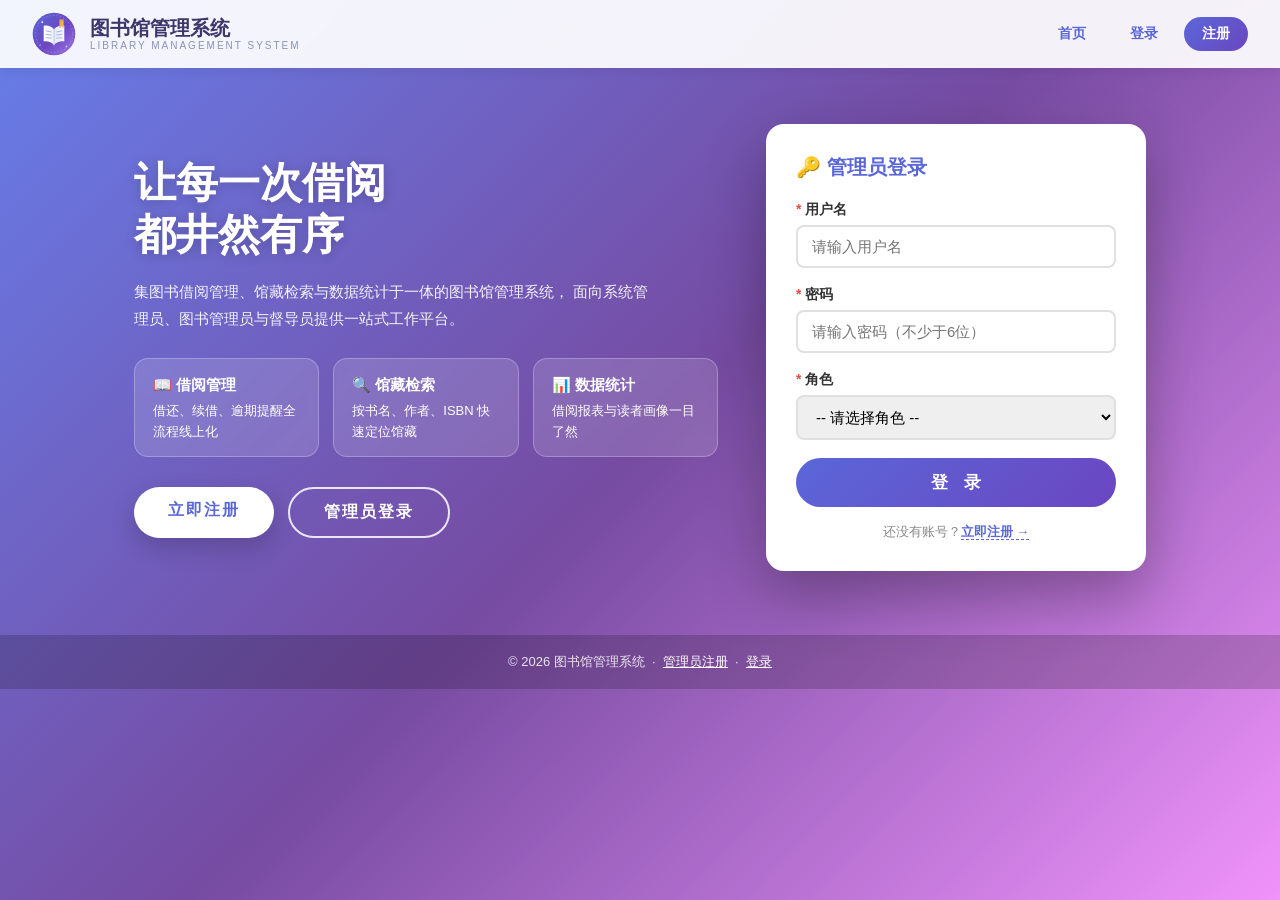
<file: index.html>
<!DOCTYPE html>
<html lang="zh-CN">
<head>
    <meta charset="UTF-8">
    <meta name="viewport" content="width=device-width, initial-scale=1.0">
    <title>图书馆管理系统 - 首页</title>
    <link rel="icon" href="img/logo.svg">
    <link rel="stylesheet" href="css/base.css">
    <link rel="stylesheet" href="css/forms.css">
    <link rel="stylesheet" href="css/components.css">
    <link rel="stylesheet" href="css/home.css">
</head>
<body class="home-body">

<!-- ========== 页头：logo + 站名 + 导航（实验4 要求1：logo 与网站首页，可链接到登录/注册） ========== -->
<header class="site-header">
    <img class="site-logo" src="img/logo.svg" alt="图书馆管理系统 Logo">
    <div class="site-name">图书馆管理系统<small>LIBRARY MANAGEMENT SYSTEM</small></div>
    <nav class="site-nav">
        <a href="index.html">首页</a>
        <a href="#login">登录</a>
        <a class="nav-primary" href="register.html">注册</a>
    </nav>
</header>

<!-- ========== 主区域：左侧系统介绍 + 右侧登录表单 ========== -->
<main class="hero">
    <section class="hero-intro">
        <h1>让每一次借阅<br>都井然有序</h1>
        <p class="lead">
            集图书借阅管理、馆藏检索与数据统计于一体的图书馆管理系统，
            面向系统管理员、图书管理员与督导员提供一站式工作平台。
        </p>
        <div class="feature-list">
            <div class="feature-card"><strong>📖 借阅管理</strong>借还、续借、逾期提醒全流程线上化</div>
            <div class="feature-card"><strong>🔍 馆藏检索</strong>按书名、作者、ISBN 快速定位馆藏</div>
            <div class="feature-card"><strong>📊 数据统计</strong>借阅报表与读者画像一目了然</div>
        </div>
        <div class="cta-row">
            <a class="cta cta-primary" href="register.html">立即注册</a>
            <a class="cta cta-ghost" href="#login">管理员登录</a>
        </div>
    </section>

    <!-- 登录内容直接包含在网站首页中（作业允许）；注册为单独页面 register.html -->
    <section class="login-card" id="login">
        <h2>🔑 管理员登录</h2>
        <form id="loginForm">
            <div class="form-group">
                <label for="loginUsername"><span class="star">*</span> 用户名</label>
                <input type="text" id="loginUsername" name="username" placeholder="请输入用户名" required>
            </div>
            <div class="form-group">
                <label for="loginPassword"><span class="star">*</span> 密码</label>
                <input type="password" id="loginPassword" name="password" placeholder="请输入密码（不少于6位）" required minlength="6">
            </div>
            <div class="form-group">
                <label for="loginRole"><span class="star">*</span> 角色</label>
                <select id="loginRole" name="role" required>
                    <option value="">-- 请选择角色 --</option>
                    <option value="admin">系统管理员</option>
                    <option value="librarian">图书管理员</option>
                    <option value="supervisor">督导员</option>
                </select>
            </div>
            <button type="submit" class="btn">登 录</button>
            <div id="loginMsg"></div>
        </form>
        <p class="login-tip">还没有账号？<a href="register.html">立即注册 →</a></p>
    </section>
</main>

<footer class="site-footer">
    &copy; 2026 图书馆管理系统 &nbsp;·&nbsp; <a href="register.html">管理员注册</a> &nbsp;·&nbsp; <a href="#login">登录</a>
</footer>

<script>
    // ========== 登录提交（从实验3的 MainView.html 迁移至首页） ==========
    document.getElementById('loginForm').addEventListener('submit', function(e) {
        e.preventDefault();
        const u = document.getElementById('loginUsername').value;
        const p = document.getElementById('loginPassword').value;
        const r = document.getElementById('loginRole').value;
        if (!u || !p || !r) return showMsg('loginMsg', '请填写所有必填项！', 'error');
        if (p.length < 6) return showMsg('loginMsg', '密码长度不能少于6位！', 'error');
        showMsg('loginMsg', '登录成功！欢迎回来，' + u + '！', 'success');
        setTimeout(() => alert('登录成功！\n用户：' + u + '\n角色：' + r), 800);
    });

    function showMsg(id, msg, type) {
        const el = document.getElementById(id);
        el.innerHTML = '<div class="msg msg-' + type + '">' + msg + '</div>';
    }
</script>
</body>
</html>
</file>
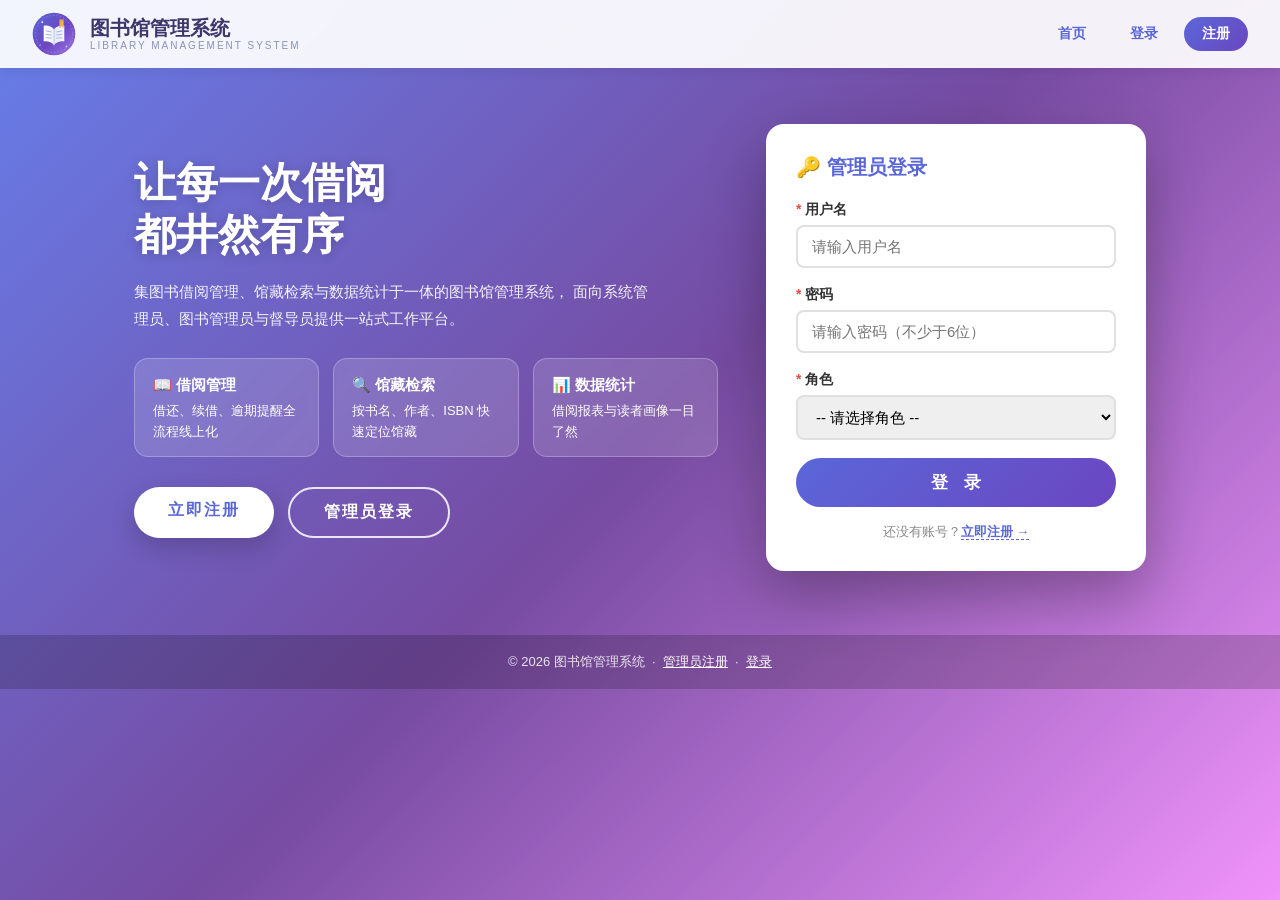
<file: MainView.html>
<!DOCTYPE html>
<html lang="zh-CN">
<head>
    <meta charset="UTF-8">
    <!-- 实验4 页面结构调整：登录已并入首页 index.html，注册独立为 register.html。
         本页面保留为兼容入口，自动重定向到网站首页。 -->
    <meta http-equiv="refresh" content="0; url=index.html">
    <meta name="viewport" content="width=device-width, initial-scale=1.0">
    <title>图书馆管理系统</title>
</head>
<body>
    <p>页面已迁移，正在跳转到网站首页……</p>
    <script>
        window.location.replace('index.html');
    </script>
</body>
</html>
</file>
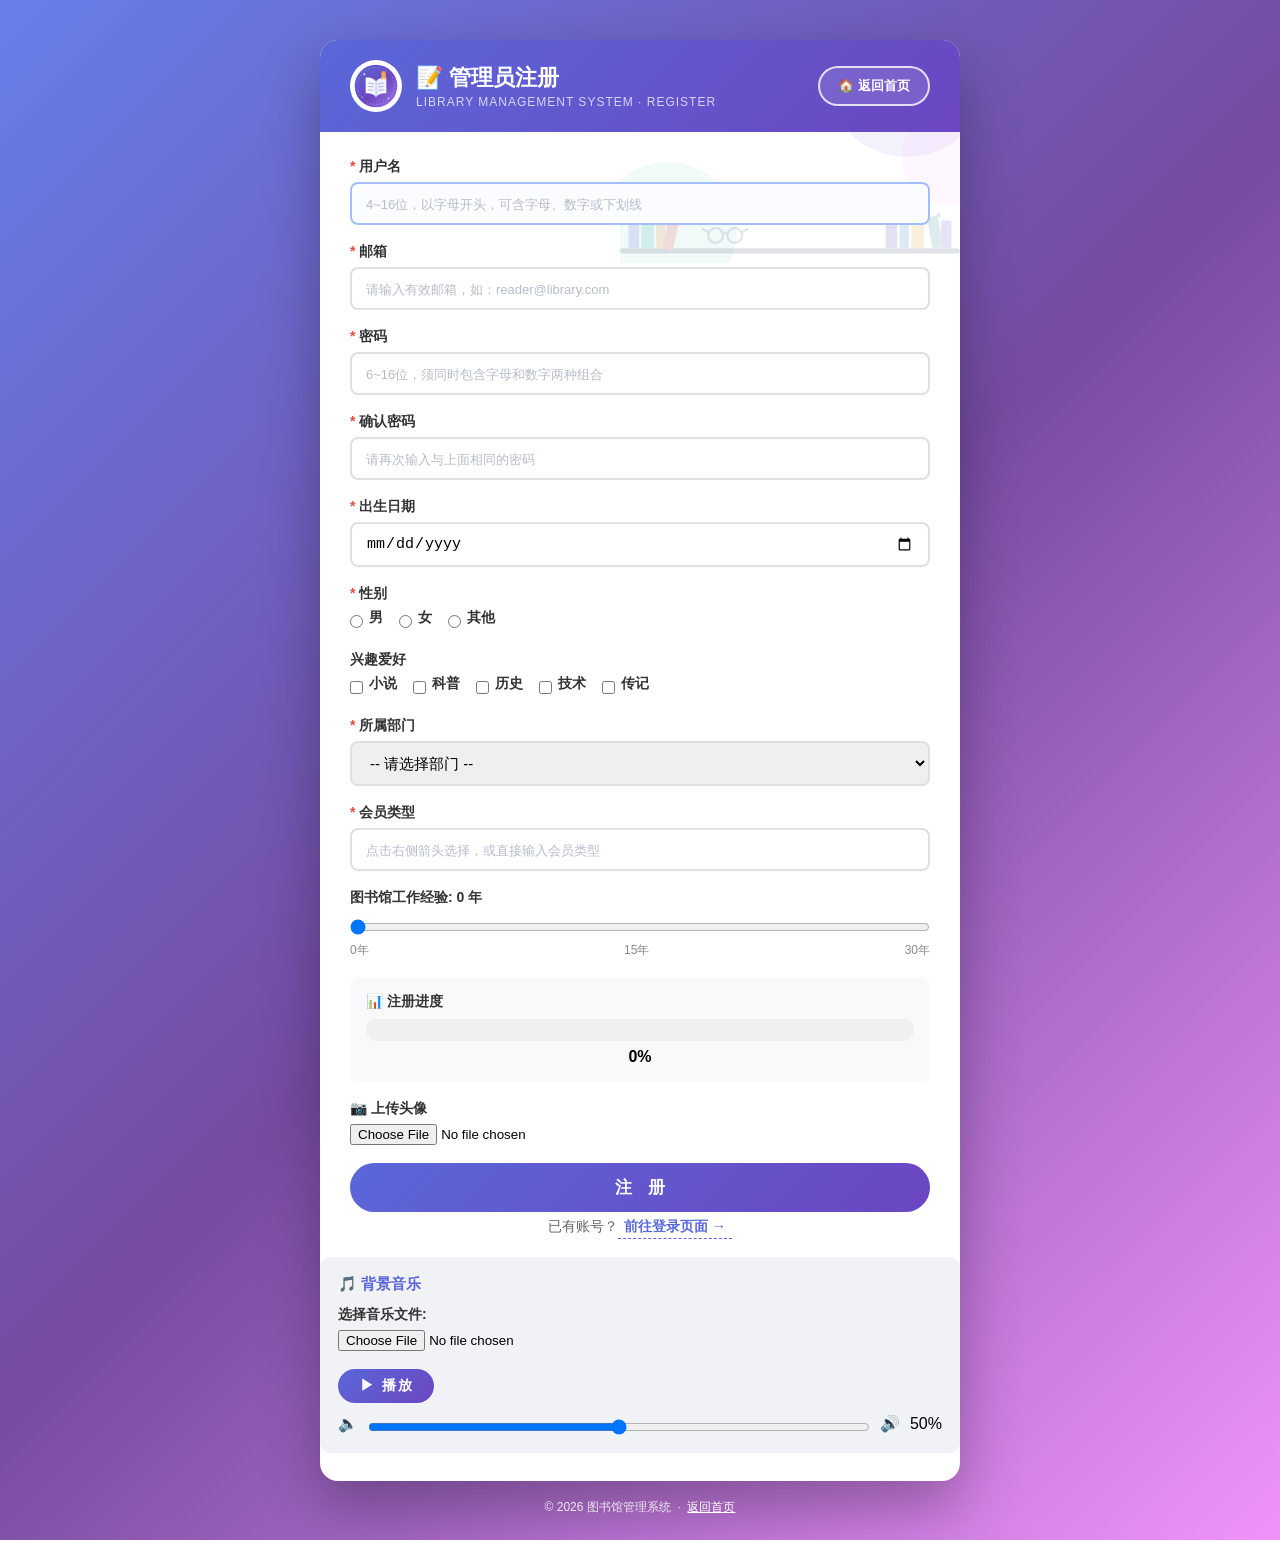
<file: register.html>
<!DOCTYPE html>
<html lang="zh-CN">
<head>
    <meta charset="UTF-8">
    <meta name="viewport" content="width=device-width, initial-scale=1.0">
    <title>管理员注册 - 图书馆管理系统</title>
    <link rel="icon" href="img/logo.svg">
    <link rel="stylesheet" href="css/base.css">
    <link rel="stylesheet" href="css/forms.css">
    <link rel="stylesheet" href="css/components.css">
    <link rel="stylesheet" href="css/register.css">
</head>
<body class="register-body">

<!-- 注册表单卡片：背景图片只铺在本卡片区域（实验4 要求2，样式见 css/register.css） -->
<div class="register-card">

    <!-- ========== 卡片页头：logo + 标题 + 返回首页按钮（实验4 要求8） ========== -->
    <div class="reg-header">
        <a class="reg-logo" href="index.html" title="返回首页">
            <img src="img/logo.svg" alt="图书馆管理系统 Logo">
        </a>
        <div>
            <h1>📝 管理员注册</h1>
            <p>LIBRARY MANAGEMENT SYSTEM · REGISTER</p>
        </div>
        <!-- 要求8：返回首页按钮，动作伪类 :hover / :active 见 register.css 中 .btn-home -->
        <button type="button" class="btn-home" onclick="location.href='index.html'">🏠 返回首页</button>
    </div>

    <!-- ========== 注册表单（内容沿用实验3，样式按实验4要求重新设计） ========== -->
    <form id="registerForm">
        <!-- 要求5：未填写时通过 placeholder 预设填写要求 -->
        <div class="form-group">
            <label for="regUsername"><span class="star">*</span> 用户名</label>
            <!-- 要求6：本输入框的 :enabled 伪类样式见 register.css（输入内容后格式变化） -->
            <input type="text" id="regUsername" name="username"
                   placeholder="4~16位，以字母开头，可含字母、数字或下划线"
                   required minlength="4" maxlength="16">
        </div>

        <div class="form-group">
            <label for="regEmail"><span class="star">*</span> 邮箱</label>
            <input type="email" id="regEmail" name="email"
                   placeholder="请输入有效邮箱，如：reader@library.com" required>
        </div>

        <div class="form-group">
            <label for="regPassword"><span class="star">*</span> 密码</label>
            <input type="password" id="regPassword" name="password"
                   placeholder="6~16位，须同时包含字母和数字两种组合"
                   required minlength="6" maxlength="16">
        </div>

        <div class="form-group">
            <label for="regConfirm"><span class="star">*</span> 确认密码</label>
            <input type="password" id="regConfirm" name="confirm"
                   placeholder="请再次输入与上面相同的密码" required>
        </div>

        <!-- 日期选择 -->
        <div class="form-group">
            <label for="regBirthday"><span class="star">*</span> 出生日期</label>
            <input type="date" id="regBirthday" name="birthday" required>
        </div>

        <!-- 单选：性别 -->
        <div class="form-group">
            <label><span class="star">*</span> 性别</label>
            <div class="radio-group">
                <div class="radio-item">
                    <input type="radio" id="male" name="gender" value="male" required>
                    <label for="male">男</label>
                </div>
                <div class="radio-item">
                    <input type="radio" id="female" name="gender" value="female">
                    <label for="female">女</label>
                </div>
                <div class="radio-item">
                    <input type="radio" id="other" name="gender" value="other">
                    <label for="other">其他</label>
                </div>
            </div>
        </div>

        <!-- 多选：兴趣爱好 -->
        <div class="form-group">
            <label>兴趣爱好</label>
            <div class="check-group">
                <div class="check-item">
                    <input type="checkbox" id="fiction" name="interests" value="小说">
                    <label for="fiction">小说</label>
                </div>
                <div class="check-item">
                    <input type="checkbox" id="science" name="interests" value="科普">
                    <label for="science">科普</label>
                </div>
                <div class="check-item">
                    <input type="checkbox" id="history" name="interests" value="历史">
                    <label for="history">历史</label>
                </div>
                <div class="check-item">
                    <input type="checkbox" id="tech" name="interests" value="技术">
                    <label for="tech">技术</label>
                </div>
                <div class="check-item">
                    <input type="checkbox" id="biography" name="interests" value="传记">
                    <label for="biography">传记</label>
                </div>
            </div>
        </div>

        <!-- 下拉选择：部门 -->
        <div class="form-group">
            <label for="regDept"><span class="star">*</span> 所属部门</label>
            <select id="regDept" name="dept" required>
                <option value="">-- 请选择部门 --</option>
                <option value="admin">行政管理部</option>
                <option value="circulation">流通部</option>
                <option value="acquisition">采编部</option>
                <option value="reference">参考咨询部</option>
                <option value="tech">技术服务部</option>
            </select>
        </div>

        <!-- datalist：会员类型 -->
        <div class="form-group">
            <label for="regMemType"><span class="star">*</span> 会员类型</label>
            <input list="memTypes" id="regMemType" name="memtype"
                   placeholder="点击右侧箭头选择，或直接输入会员类型" required>
            <datalist id="memTypes">
                <option value="学生会员">
                <option value="教师会员">
                <option value="研究生会员">
                <option value="社会会员">
                <option value="终身会员">
                <option value="荣誉会员">
            </datalist>
        </div>

        <!-- range滑块：工作经验 -->
        <div class="form-group">
            <label>图书馆工作经验: <strong id="expVal">0</strong> 年</label>
            <input type="range" id="regExp" name="exp" min="0" max="30" value="0"
                   oninput="document.getElementById('expVal').textContent = this.value">
            <div class="range-info"><span>0年</span><span>15年</span><span>30年</span></div>
        </div>

        <!-- progress：注册进度 -->
        <div class="progress-box">
            <label>📊 注册进度</label>
            <progress id="regProgress" value="0" max="100"></progress>
            <div class="progress-text" id="progressText">0%</div>
        </div>

        <!-- file：上传头像 -->
        <div class="form-group">
            <label for="avatarUpload">📷 上传头像</label>
            <input type="file" id="avatarUpload" name="avatar" accept="image/*">
            <div class="avatar-preview" id="avatarPreview"></div>
        </div>

        <!-- 要求4：注册按钮为椭圆形（胶囊形）边角，样式见 components.css 中 .btn -->
        <button type="submit" class="btn">注 册</button>
        <div id="regMsg"></div>
    </form>

    <!-- ========== 要求7：访问"登录页面"的超级链接（链接伪类 :link/:visited/:hover/:active 见 register.css） ========== -->
    <div class="login-link">
        已有账号？<a href="index.html#login">前往登录页面 →</a>
    </div>

    <!-- ========== 背景音乐（沿用实验3功能） ========== -->
    <div class="music-box">
        <h3>🎵 背景音乐</h3>
        <div class="form-group">
            <label for="bgMusic">选择音乐文件:</label>
            <input type="file" id="bgMusic" accept="audio/*" onchange="loadMusic()">
        </div>
        <button type="button" onclick="toggleMusic()" id="musicBtn" class="btn btn-compact">▶ 播放</button>
        <div class="music-row music-row-spaced">
            <span>🔈</span>
            <input type="range" id="musicVol" min="0" max="1" step="0.1" value="0.5" oninput="setVol()">
            <span>🔊</span>
            <span id="volText">50%</span>
        </div>
    </div>
</div>

<div class="reg-footer">
    &copy; 2026 图书馆管理系统 &nbsp;·&nbsp; <a href="index.html">返回首页</a>
</div>

<audio id="bgAudio" loop></audio>

<script>
    // ========== 注册进度条（沿用实验3） ==========
    function updateProgress() {
        const form = document.getElementById('registerForm');
        const inputs = form.querySelectorAll('input:not([type="file"]):not([type="range"]), select');
        let filled = 0, total = 0;
        inputs.forEach(inp => {
            total++;
            if ((inp.type==='radio' && inp.checked) ||
                (inp.type==='checkbox' && inp.checked) ||
                (inp.type!=='radio' && inp.type!=='checkbox' && inp.value.trim()!=='')) {
                filled++;
            }
        });
        const pct = Math.round(filled / total * 100);
        document.getElementById('regProgress').value = pct;
        document.getElementById('progressText').textContent = pct + '%';
    }
    document.getElementById('registerForm').addEventListener('input', updateProgress);
    document.getElementById('registerForm').addEventListener('change', updateProgress);

    // ========== 头像预览（沿用实验3） ==========
    document.getElementById('avatarUpload').addEventListener('change', function(e) {
        const file = e.target.files[0];
        const preview = document.getElementById('avatarPreview');
        if (file) {
            const reader = new FileReader();
            reader.onload = ev => { preview.innerHTML = '<img src="' + ev.target.result + '" alt="头像预览">'; };
            reader.readAsDataURL(file);
        }
    });

    // ========== 注册提交（校验规则与要求5的 placeholder 提示保持一致） ==========
    document.getElementById('registerForm').addEventListener('submit', function(e) {
        e.preventDefault();
        const username  = document.getElementById('regUsername').value.trim();
        const email     = document.getElementById('regEmail').value.trim();
        const password  = document.getElementById('regPassword').value;
        const confirm   = document.getElementById('regConfirm').value;
        const birthday  = document.getElementById('regBirthday').value;
        const gender    = document.querySelector('input[name="gender"]:checked')?.value;
        const dept      = document.getElementById('regDept').value;
        const memType   = document.getElementById('regMemType').value;

        if (!username || !email || !password || !confirm || !birthday || !gender || !dept || !memType)
            return showMsg('regMsg', '请填写所有必填项！', 'error');
        if (!/^[A-Za-z][A-Za-z0-9_]{3,15}$/.test(username))
            return showMsg('regMsg', '用户名须为4~16位、以字母开头，只能包含字母、数字或下划线！', 'error');
        if (!/^[^\s@]+@[^\s@]+\.[^\s@]+$/.test(email))
            return showMsg('regMsg', '请输入有效的邮箱地址！', 'error');
        if (password.length < 6 || password.length > 16)
            return showMsg('regMsg', '密码长度须为6~16位！', 'error');
        if (/^[0-9]+$/.test(password) || /^[A-Za-z]+$/.test(password))
            return showMsg('regMsg', '密码须同时包含字母和数字两种组合！', 'error');
        if (password !== confirm)
            return showMsg('regMsg', '两次输入的密码不一致！', 'error');

        showMsg('regMsg', '注册成功！欢迎加入图书馆管理系统！', 'success');
        setTimeout(() => alert('注册成功！\n\n用户名：' + username + '\n邮箱：' + email + '\n部门：' + dept + '\n会员类型：' + memType), 800);
    });

    function showMsg(id, msg, type) {
        const el = document.getElementById(id);
        el.innerHTML = '<div class="msg msg-' + type + '">' + msg + '</div>';
    }

    // ========== 背景音乐（沿用实验3） ==========
    let playing = false;
    const audio = document.getElementById('bgAudio');

    function loadMusic() {
        const f = document.getElementById('bgMusic').files[0];
        if (f) { audio.src = URL.createObjectURL(f); setVol(); }
    }
    function toggleMusic() {
        const btn = document.getElementById('musicBtn');
        if (playing) { audio.pause(); btn.textContent = '▶ 播放'; playing = false; }
        else if (audio.src) {
            audio.play().then(() => { btn.textContent = '⏸ 暂停'; playing = true; })
                .catch(() => alert('无法播放，请检查文件格式'));
        } else alert('请先选择音乐文件！');
    }
    function setVol() {
        const v = document.getElementById('musicVol').value;
        audio.volume = v;
        document.getElementById('volText').textContent = Math.round(v * 100) + '%';
    }

    // 初始化
    document.addEventListener('DOMContentLoaded', () => updateProgress());
</script>
</body>
</html>
</file>
<file: css/base.css>
/* base.css：全局基础样式，包括默认重置、字体、页面背景和整体居中布局。 */

/* 清除所有元素的默认外边距和内边距，并统一使用 border-box 盒模型。 */
* {
    margin: 0;
    padding: 0;
    box-sizing: border-box;
}

/* 设置页面默认字体、渐变背景，并让主要内容在视口中水平和垂直居中。 */
body {
    font-family: 'Microsoft YaHei', 'PingFang SC', sans-serif;
    background: linear-gradient(135deg, #667eea 0%, #764ba2 50%, #f093fb 100%);
    min-height: 100vh;
    display: flex;
    justify-content: center;
    align-items: center;
    padding: 20px;
}
</file>
<file: css/forms.css>
/* forms.css：表单相关样式，包括标题、字段、输入框、单选框、复选框和滑块。 */

/* 表单二级标题：使用主题色，并设置字号和下方间距。 */
h2 {
    color: #5a67d8;
    margin-bottom: 20px;
    font-size: 20px;
}

/* 表单字段分组：控制每组表单控件之间的垂直间距。 */
.form-group {
    margin-bottom: 18px;
}

/* 表单标签：设置为块级元素、字重、颜色、字号和下方间距。 */
label {
    display: block;
    margin-bottom: 6px;
    font-weight: 600;
    color: #333;
    font-size: 14px;
}

/* 必填标记：使用红色显示星号。 */
label .star {
    color: #e74c3c;
}

/* 文本、密码、邮箱、日期、列表输入框以及下拉框的统一样式。 */
input[type="text"],
input[type="password"],
input[type="email"],
input[type="date"],
input[list],
select {
    width: 100%;
    padding: 11px 14px;
    border: 2px solid #e0e0e0;
    border-radius: 8px;
    font-size: 15px;
    transition: border-color 0.3s;
    outline: none;
}

/* 输入框或下拉框获得焦点时，使用主题色突出边框。 */
input:focus,
select:focus {
    border-color: #5a67d8;
}

/* 表单行：使用横向弹性布局，并设置列之间的间距。 */
.row {
    display: flex;
    gap: 15px;
}

/* 表单行中的字段：让各字段平均占据可用宽度。 */
.row .form-group {
    flex: 1;
}

/* 单选框组和复选框组：允许换行，并设置选项之间的间距。 */
.radio-group,
.check-group {
    display: flex;
    flex-wrap: wrap;
    gap: 16px;
    margin-top: 4px;
}

/* 单选框和复选框的单个选项：让控件与文字垂直居中排列。 */
.radio-item,
.check-item {
    display: flex;
    align-items: center;
    gap: 6px;
    font-size: 14px;
}

/* 范围滑块：占满父容器宽度，并与上方内容保持间距。 */
input[type="range"] {
    width: 100%;
    margin-top: 6px;
}

/* 范围滑块的辅助信息：左右分布显示最小值和最大值等说明。 */
.range-info {
    display: flex;
    justify-content: space-between;
    font-size: 12px;
    color: #888;
    margin-top: 3px;
}
</file>
<file: css/components.css>
/* components.css：可复用组件样式，包括进度条、按钮、消息、头像预览和音乐播放器。 */

/* 原生进度条：设置整体宽度、高度和圆角。 */
progress {
    width: 100%;
    height: 22px;
    border-radius: 11px;
}

/* WebKit 浏览器中的进度条底槽：设置浅灰色背景和圆角。 */
progress::-webkit-progress-bar {
    background: #f0f0f0;
    border-radius: 11px;
}

/* WebKit 浏览器中的进度条已完成部分：使用蓝绿渐变和圆角。 */
progress::-webkit-progress-value {
    background: linear-gradient(90deg, #3498db, #2ecc71);
    border-radius: 11px;
}

/* 进度区域容器：设置背景色、圆角、内边距和下方间距。 */
.progress-box {
    background: #f8f9fa;
    border-radius: 10px;
    padding: 16px;
    margin-bottom: 18px;
}

/* 进度区域中的标签：设置标签与进度条之间的间距。 */
.progress-box label {
    margin-bottom: 8px;
}

/* 进度文字：居中显示，并设置上方间距和半粗体效果。 */
.progress-text {
    text-align: center;
    margin-top: 6px;
    font-weight: 600;
}

/* 通用按钮（实验4 要求4）：椭圆形（胶囊形）边角 + 加宽字距的文本显示格式。 */
.btn {
    width: 100%;
    padding: 13px;
    border: none;
    border-radius: 999px;                /* 要求4：边角改为椭圆形设计（胶囊形） */
    background: linear-gradient(135deg, #5a67d8, #6b46c1);
    color: #fff;
    font-size: 17px;
    font-weight: 700;                    /* 要求4：改变文本显示格式——加粗 */
    letter-spacing: 6px;                 /* 要求4：改变文本显示格式——加宽字距 */
    text-indent: 6px;                    /* 补偿字距造成的右侧空隙，保持文字视觉居中 */
    cursor: pointer;
    transition: transform 0.2s, box-shadow 0.2s, filter 0.2s;
}

/* 动作伪类 :hover —— 悬停时上浮、增亮并显示阴影。 */
.btn:hover {
    transform: translateY(-2px);
    box-shadow: 0 8px 25px rgba(26, 26, 46, 0.3);
    filter: brightness(1.08);
}

/* 动作伪类 :active —— 按下时下沉缩小、略微压暗，产生按压反馈。 */
.btn:active {
    transform: translateY(1px) scale(0.98);
    box-shadow: none;
    filter: brightness(0.95);
}

/* 紧凑按钮：取消按钮的全宽布局，减小内边距、字号和字距。 */
.btn-compact {
    width: auto;
    padding: 8px 20px;
    font-size: 14px;
    letter-spacing: 2px;
    text-indent: 2px;
}

/* 通用消息提示：设置外边距、内边距、圆角、居中对齐和字号。 */
.msg {
    margin-top: 14px;
    padding: 10px;
    border-radius: 6px;
    text-align: center;
    font-size: 14px;
}

/* 错误消息：使用浅红色背景、深红色文字和红色边框。 */
.msg-error {
    background: #fdecea;
    color: #c0392b;
    border: 1px solid #e74c3c;
}

/* 成功消息：使用浅绿色背景、深绿色文字和绿色边框。 */
.msg-success {
    background: #e8f8f5;
    color: #1e8449;
    border: 1px solid #2ecc71;
}

/* 头像预览容器：让头像居中，并设置与上方内容的间距。 */
.avatar-preview {
    text-align: center;
    margin-top: 8px;
}

/* 头像预览图片：设置固定尺寸、圆形裁剪、适配方式和主题色边框。 */
.avatar-preview img {
    width: 90px;
    height: 90px;
    border-radius: 50%;
    object-fit: cover;
    border: 3px solid #5a67d8;
}

/* 音乐组件容器：设置外边距、内边距、浅色背景和圆角。 */
.music-box {
    margin-top: 8px;
    padding: 18px;
    background: #f0f2f5;
    border-radius: 10px;
}

/* 音乐组件标题：设置标题下方间距、字号和主题色。 */
.music-box h3 {
    margin-bottom: 12px;
    font-size: 15px;
    color: #5a67d8;
}

/* 音乐控件行：使用横向弹性布局，让控件垂直居中并设置间距。 */
.music-row {
    display: flex;
    align-items: center;
    gap: 10px;
}

/* 需要与上一行拉开距离的音乐控件行。 */
.music-row-spaced {
    margin-top: 10px;
}

/* 音乐控件行中的范围输入框：占据剩余可用宽度。 */
.music-row input[type="range"] {
    flex: 1;
}
</file>
<file: css/home.css>
/* home.css：网站首页专属样式（页头 logo 导航、hero 介绍区、登录卡片、页脚）。
   依赖：base.css（全局重置与渐变背景）、forms.css（表单控件）、components.css（按钮/消息）。 */

/* 首页 body：覆盖 base.css 的"单卡片居中"布局，改为整页纵向排布。 */
body.home-body {
    display: block;
    padding: 0;
}

/* ========== 页头：logo + 站名 + 导航（实验4 要求1） ========== */

/* 吸顶页头：半透明白底 + 毛玻璃效果。 */
.site-header {
    position: sticky;
    top: 0;
    z-index: 10;
    display: flex;
    align-items: center;
    gap: 14px;
    padding: 12px 32px;
    background: rgba(255, 255, 255, 0.92);
    backdrop-filter: blur(8px);
    box-shadow: 0 2px 12px rgba(0, 0, 0, 0.08);
}

/* 页头 logo 图片。 */
.site-logo {
    width: 44px;
    height: 44px;
}

/* 站点名称：中文名 + 英文小字，占据剩余宽度把导航推到右侧。 */
.site-name {
    margin-right: auto;
    font-size: 20px;
    font-weight: 700;
    color: #3c366b;
    line-height: 1.2;
}

.site-name small {
    display: block;
    font-size: 10px;
    font-weight: 400;
    color: #8b93b8;
    letter-spacing: 2px;
}

/* 页头导航链接：胶囊形按钮样式。 */
.site-nav {
    display: flex;
    gap: 8px;
}

.site-nav a {
    padding: 8px 18px;
    border-radius: 999px;
    text-decoration: none;
    font-size: 14px;
    font-weight: 600;
    color: #5a67d8;
    transition: all 0.25s;
}

.site-nav a:hover {
    background: #eef0fd;
}

/* 导航中的主操作（注册）：渐变底色反白。 */
.site-nav a.nav-primary {
    background: linear-gradient(135deg, #5a67d8, #6b46c1);
    color: #fff;
}

.site-nav a.nav-primary:hover {
    transform: translateY(-1px);
    box-shadow: 0 6px 16px rgba(90, 103, 216, 0.4);
}

/* ========== 主区域：左侧系统介绍 + 右侧登录卡片 ========== */

.hero {
    max-width: 1060px;
    margin: 0 auto;
    padding: 56px 24px 64px;
    display: flex;
    align-items: center;
    gap: 48px;
    flex-wrap: wrap;
}

/* 左侧介绍区：白色文字叠在 body 渐变背景上。 */
.hero-intro {
    flex: 1 1 420px;
    color: #fff;
}

.hero-intro h1 {
    font-size: 42px;
    line-height: 1.25;
    text-shadow: 0 2px 12px rgba(0, 0, 0, 0.2);
}

.hero-intro .lead {
    margin-top: 16px;
    max-width: 520px;
    font-size: 15px;
    line-height: 1.8;
    opacity: 0.92;
}

/* 功能特色卡片：半透明玻璃拟态小卡。 */
.feature-list {
    display: flex;
    gap: 14px;
    flex-wrap: wrap;
    margin: 26px 0 30px;
}

.feature-card {
    flex: 1 1 150px;
    padding: 14px 18px;
    border-radius: 14px;
    background: rgba(255, 255, 255, 0.14);
    border: 1px solid rgba(255, 255, 255, 0.25);
    backdrop-filter: blur(4px);
    font-size: 13px;
    line-height: 1.6;
}

.feature-card strong {
    display: block;
    font-size: 15px;
    margin-bottom: 4px;
}

/* CTA 按钮行：胶囊形链接按钮（动作伪类 :hover / :active）。 */
.cta-row {
    display: flex;
    gap: 14px;
    flex-wrap: wrap;
}

.cta {
    display: inline-block;
    padding: 13px 34px;
    border-radius: 999px;
    font-size: 16px;
    font-weight: 700;
    letter-spacing: 2px;
    text-decoration: none;
    transition: all 0.25s;
}

.cta-primary {
    background: #fff;
    color: #5a67d8;
    box-shadow: 0 10px 24px rgba(0, 0, 0, 0.18);
}

.cta-primary:hover {
    color: #6b46c1;
    transform: translateY(-2px);
    box-shadow: 0 14px 30px rgba(0, 0, 0, 0.25);
}

.cta-primary:active {
    transform: translateY(1px);
}

.cta-ghost {
    border: 2px solid rgba(255, 255, 255, 0.85);
    color: #fff;
}

.cta-ghost:hover {
    background: rgba(255, 255, 255, 0.15);
    transform: translateY(-2px);
}

.cta-ghost:active {
    transform: translateY(1px);
}

/* ========== 右侧登录卡片（登录内容包含在首页中，作业允许） ========== */

.login-card {
    flex: 0 1 380px;
    margin-left: auto;
    padding: 30px;
    background: #fff;
    border-radius: 18px;
    box-shadow: 0 25px 60px rgba(0, 0, 0, 0.3);
    /* 锚点 #login 定位时给吸顶页头留出空间 */
    scroll-margin-top: 84px;
}

/* 与注册页保持一致：文本输入框获得焦点时的强化效果（实验4 要求3）。 */
.login-card input[type="text"]:focus,
.login-card input[type="password"]:focus,
.login-card select:focus {
    border-width: 3px;      /* 边框加粗 */
    padding: 10px 13px;     /* 补偿 1px，避免边框加粗引起抖动 */
    text-align: center;     /* 输入文本居中显示 */
    color: #5a67d8;         /* 文本颜色 */
    border-color: #5a67d8;
    background-color: #f7f8ff;
    box-shadow: 0 0 0 4px rgba(90, 103, 216, 0.15);
}

/* 登录卡片底部提示：前往注册页的链接。 */
.login-tip {
    margin-top: 16px;
    text-align: center;
    font-size: 13px;
    color: #888;
}

.login-tip a {
    color: #5a67d8;
    font-weight: 600;
    text-decoration: none;
    border-bottom: 1px dashed #5a67d8;
    transition: all 0.25s;
}

.login-tip a:hover {
    color: #e74c3c;
    border-bottom-color: #e74c3c;
}

/* ========== 页脚 ========== */

.site-footer {
    padding: 18px;
    background: rgba(0, 0, 0, 0.18);
    color: rgba(255, 255, 255, 0.85);
    text-align: center;
    font-size: 13px;
}

.site-footer a {
    color: #fff;
}

/* ========== 响应式：窄屏时登录卡片居中 ========== */

@media (max-width: 860px) {
    .hero {
        padding-top: 36px;
    }

    .hero-intro h1 {
        font-size: 32px;
    }

    .login-card {
        margin: 0 auto;
    }
}
</file>
<file: css/register.css>
/* register.css：注册页（register.html）专属样式。
   本文件集中实现实验4的要求 2、3、6、7、8（要求 4、5 分别见
   components.css 的按钮样式与 register.html 中的 placeholder 属性）。
   依赖：base.css、forms.css、components.css。 */

/* 注册页 body：表单较长，改为纵向排布并从顶部开始（覆盖 base.css 的垂直居中）。 */
body.register-body {
    flex-direction: column;
    justify-content: flex-start;
    padding: 40px 20px 24px;
}

/* ========== 要求2：注册表单区域的背景图片与定位模式 ==========
   背景图只铺在注册表单卡片（.register-card）内，不占据整个页面。 */
.register-card {
    width: 100%;
    max-width: 640px;
    padding-bottom: 28px;
    border-radius: 18px;
    box-shadow: 0 25px 60px rgba(0, 0, 0, 0.3);
    overflow: hidden;

    /* --- 背景图片各项属性（定位模式演示） --- */
    background-color: #ffffff;                        /* 图片未加载时的兜底底色 */
    background-image: url("../img/register-bg.svg");  /* 背景图片：书籍主题图案 */
    background-repeat: no-repeat;                     /* 不平铺，只显示一次 */
    background-position: right top;                   /* 定位模式：图片贴卡片右上角 */
    background-size: 340px auto;                      /* 缩放模式：宽 340px，高度等比，只覆盖卡片局部 */
    background-origin: padding-box;                   /* 定位基准：内边距盒 */
    background-attachment: scroll;                    /* 附着模式：随页面滚动 */
}

/* ========== 卡片页头：logo + 标题 + 返回首页按钮 ========== */

.reg-header {
    display: flex;
    align-items: center;
    gap: 14px;
    padding: 20px 30px;
    background: linear-gradient(135deg, #5a67d8, #6b46c1);
    color: #fff;
}

/* 页头 logo：白底圆形衬托，点击可回首页。 */
.reg-header .reg-logo img {
    display: block;
    width: 52px;
    height: 52px;
    padding: 4px;
    background: #fff;
    border-radius: 50%;
    transition: transform 0.25s;
}

.reg-header .reg-logo:hover img {
    transform: rotate(-8deg) scale(1.06);
}

.reg-header h1 {
    font-size: 22px;
    margin-bottom: 2px;
}

.reg-header p {
    font-size: 12px;
    opacity: 0.75;
    letter-spacing: 1px;
}

/* ========== 要求8：返回首页按钮 + 动作伪类（:hover / :active） ========== */

.btn-home {
    margin-left: auto;
    padding: 9px 18px;
    border: 2px solid rgba(255, 255, 255, 0.8);
    border-radius: 999px;                 /* 椭圆形（胶囊形）边角 */
    background: rgba(255, 255, 255, 0.12);
    color: #fff;
    font-size: 13px;
    font-weight: 600;
    cursor: pointer;
    transition: all 0.25s;
}

/* 动作伪类 :hover —— 鼠标悬停时反白并上浮。 */
.btn-home:hover {
    background: #fff;
    color: #5a67d8;
    border-color: #fff;
    transform: translateY(-2px);
    box-shadow: 0 8px 20px rgba(0, 0, 0, 0.25);
}

/* 动作伪类 :active —— 鼠标按下时下沉缩小，产生"按压"反馈。 */
.btn-home:active {
    transform: translateY(1px) scale(0.95);
    background: #e6e9fb;
    box-shadow: none;
}

/* ========== 表单区域 ========== */

.register-card form {
    padding: 26px 30px 0;
}

/* ========== 要求3：所有文本输入框获得焦点（:focus）时的效果 ========== */

.register-card input[type="text"]:focus,
.register-card input[type="password"]:focus,
.register-card input[type="email"]:focus,
.register-card input[type="date"]:focus,
.register-card input[list]:focus,
.register-card select:focus {
    border-width: 3px;                    /* ① 边框加粗（2px → 3px） */
    padding: 10px 13px;                   /*    内边距各减 1px，补偿加粗的边框，避免抖动 */
    text-align: center;                   /* ② 输入文本居中显示 */
    color: #5a67d8;                       /* ③ 文本颜色改为主题紫蓝色 */
    border-color: #5a67d8;
    background-color: #f7f8ff;
    box-shadow: 0 0 0 4px rgba(90, 103, 216, 0.15);   /* 外发光圈强化焦点感 */
}

/* 未填写时 placeholder 提示文字的样式（要求5 的配套：预设填写要求更易读）。 */
.register-card input::placeholder {
    color: #b6bcc9;
    font-size: 13px;
}

/* ========== 要求6：用户名输入框的 :enabled 伪类设计 ========== */

/* :enabled —— 输入框处于"可用"状态（未被 disabled）时生效：
   用淡蓝边框和淡蓝底区别于普通输入框，表示"可以输入"。 */
#regUsername:enabled {
    border-color: #a3bffa;
    background-color: #fbfcff;
}

/* enabled 且已输入内容（placeholder 不再显示）时格式进一步变化：
   绿色系表示"该项已填写完成"。 */
#regUsername:enabled:not(:placeholder-shown) {
    border-color: #2ecc71;
    background-color: #f0fff4;
    color: #1e8449;
    font-weight: 600;
}

/* 对照演示：若输入框被禁用（disabled），显示灰色不可输入状态。 */
#regUsername:disabled {
    border-color: #e0e0e0;
    background-color: #f0f0f0;
    color: #aaa;
    cursor: not-allowed;
}

/* ========== 要求7："登录页面"超级链接的链接伪类设计 ========== */

/* 链接所在提示行。 */
.login-link {
    padding: 0 30px;
    margin: 4px 0 18px;
    text-align: center;
    font-size: 14px;
    color: #666;
}

/* :link —— 未访问过的链接：主题色、虚线下划线。 */
.login-link a:link {
    display: inline-block;
    color: #5a67d8;
    font-weight: 600;
    text-decoration: none;
    border-bottom: 1px dashed #5a67d8;
    padding: 2px 6px;
    transition: all 0.25s;
}

/* :visited —— 已访问过的链接：变为紫色，提示用户"去过登录页"。 */
.login-link a:visited {
    color: #805ad5;
    border-bottom-color: #805ad5;
}

/* :hover —— 鼠标悬停：变红、下划线加粗为实线、加浅色底。 */
.login-link a:hover {
    color: #e74c3c;
    border-bottom: 2px solid #e74c3c;
    background: #fff5f5;
    transform: translateY(-1px);
}

/* :active —— 鼠标按下瞬间：深红色并下沉。 */
.login-link a:active {
    color: #c0392b;
    transform: translateY(1px);
}

/* ========== 页脚（注册页内） ========== */

.reg-footer {
    margin-top: 18px;
    color: rgba(255, 255, 255, 0.85);
    font-size: 12px;
    text-align: center;
}

.reg-footer a {
    color: #fff;
}

/* ========== 响应式：窄屏时页头纵向堆叠 ========== */

@media (max-width: 520px) {
    .reg-header {
        flex-wrap: wrap;
        padding: 18px 20px;
    }

    .btn-home {
        margin-left: 0;
    }

    .register-card form,
    .login-link {
        padding-left: 20px;
        padding-right: 20px;
    }
}
</file>
